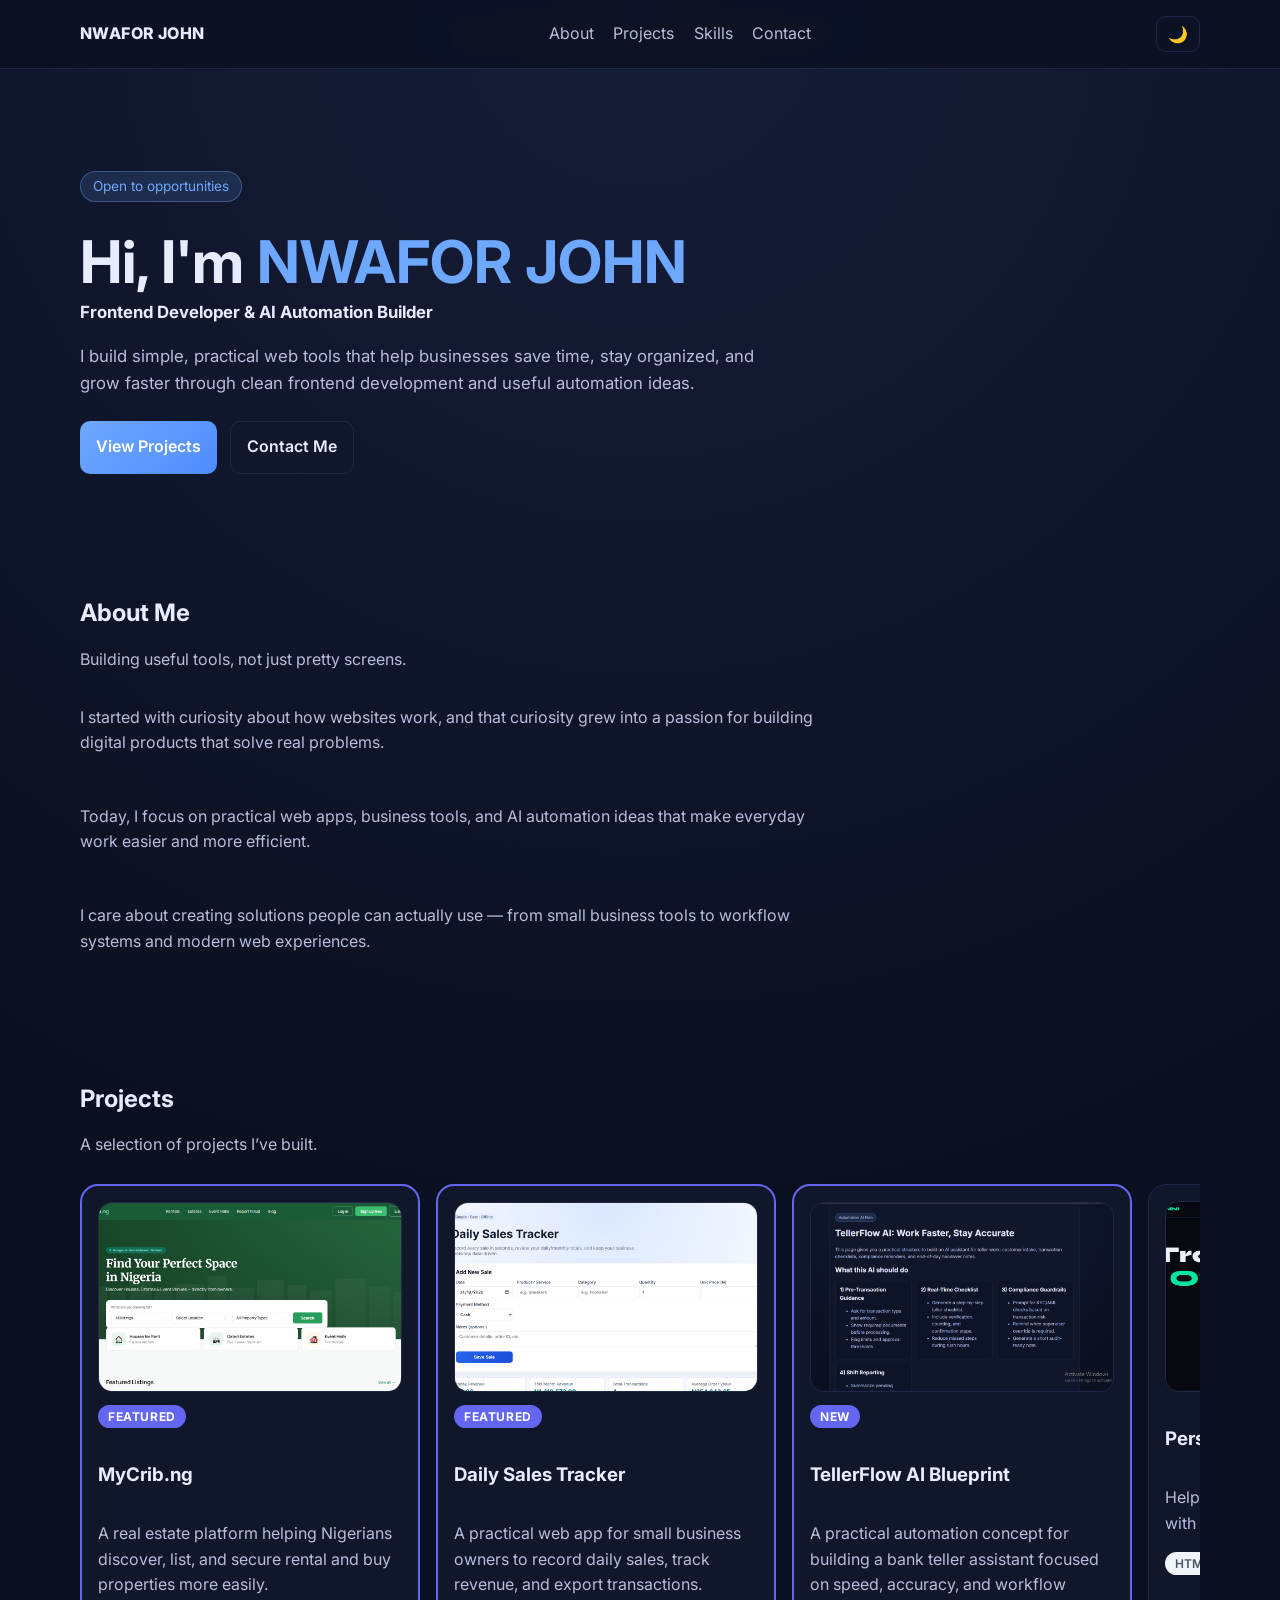
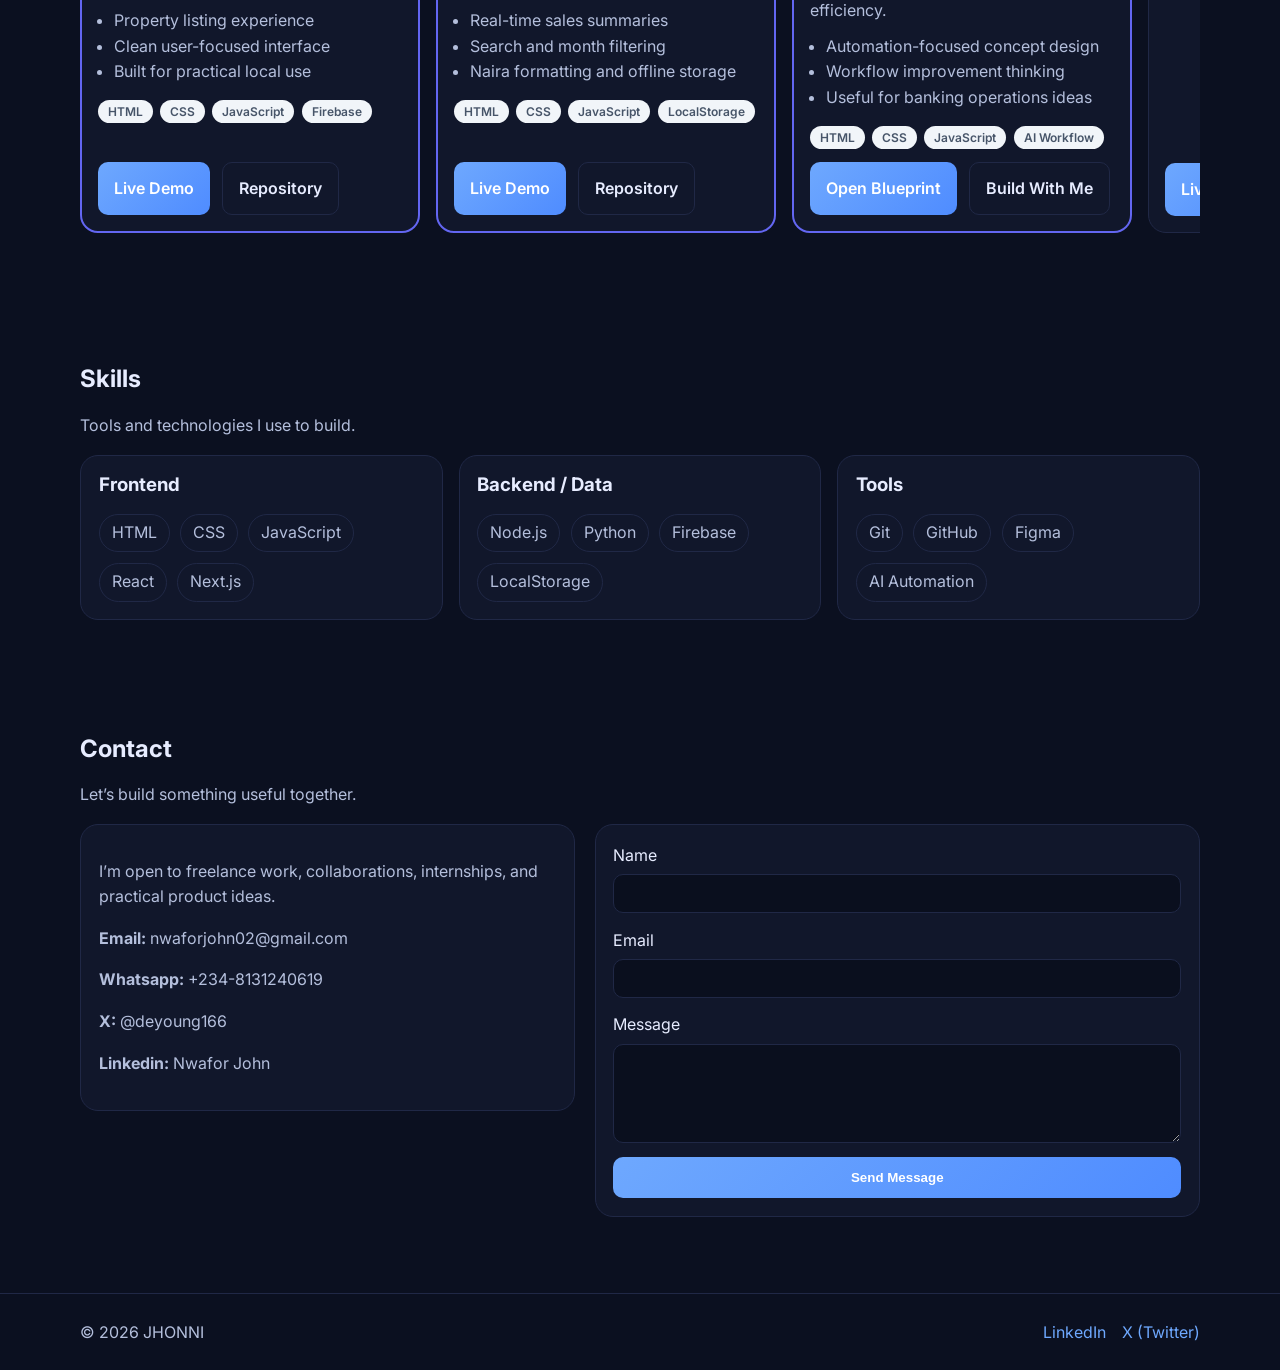
<file: index.html>
<!doctype html>
<html lang="en">
  <head>
    <meta charset="UTF-8" />
    <meta name="viewport" content="width=device-width, initial-scale=1.0" />
    <title>NWAFOR JOHN </title>
    <meta
      name="description"
      content="Portfolio of Jhonni — frontend developer and AI automation builder creating practical web tools and digital solutions."
    />
    <link rel="preconnect" href="https://fonts.googleapis.com" />
    <link rel="preconnect" href="https://fonts.gstatic.com" crossorigin />
    <link
      href="https://fonts.googleapis.com/css2?family=Inter:wght@400;600;700;800&display=swap"
      rel="stylesheet"
    />
    <link rel="stylesheet" href="styles.css" />
  </head>

  <body>
    <header class="site-header">
      <nav class="container nav">
        <a href="#" class="brand">NWAFOR JOHN</a>

        <ul class="nav-links">
          <li><a href="#about">About</a></li>
          <li><a href="#projects">Projects</a></li>
          <li><a href="#skills">Skills</a></li>
          <li><a href="#contact">Contact</a></li>
        </ul>

        <div class="nav-actions">
          <button id="theme-toggle" class="theme-toggle" aria-label="Toggle dark and light mode">
            🌙
          </button>
          <button class="menu-btn" aria-label="Toggle menu" aria-expanded="false">☰</button>
        </div>
      </nav>
    </header>

    <main>
      <section class="hero container reveal">
        <p class="badge">Open to opportunities</p>
        <h1>Hi, I'm <span>NWAFOR JOHN</span></h1>
        <p class="hero-subtitle">Frontend Developer &amp; AI Automation Builder</p>
        <p class="hero-copy">
          I build simple, practical web tools that help businesses save time,
          stay organized, and grow faster through clean frontend development and
          useful automation ideas.
        </p>

        <div class="hero-actions">
          <a class="btn btn-primary" href="#projects">View Projects</a>
          <a class="btn btn-secondary" href="#contact">Contact Me</a>
        </div>
      </section>

      <section id="about" class="section container reveal">
        <div class="section-head">
          <h2>About Me</h2>
          <p>Building useful tools, not just pretty screens.</p>
        </div>

        <div class="about-copy">
          <p>
            I started with curiosity about how websites work, and that curiosity
            grew into a passion for building digital products that solve real problems.
          </p>
          <p>
            Today, I focus on practical web apps, business tools, and AI automation
            ideas that make everyday work easier and more efficient.
          </p>
          <p>
            I care about creating solutions people can actually use — from small
            business tools to workflow systems and modern web experiences.
          </p>
        </div>
      </section>

      <section id="projects" class="section container reveal">
        <div class="section-head">
          <h2>Projects</h2>
          <p>A selection of projects I’ve built.</p>
        </div>

        <div id="project-grid" class="project-grid">
          <article class="project-card featured reveal">
            <img
              src="images/mycrib_preview.png"
              alt="MyCrib.ng preview"
              class="project-image"
            />

            <span class="project-tag">Featured</span>
            <h3>MyCrib.ng</h3>

            <div class="project-copy">
              <p>
                A real estate platform helping Nigerians discover, list, and secure
                rental and buy properties more easily.
              </p>
              <ul class="project-highlights">
                <li>Property listing experience</li>
                <li>Clean user-focused interface</li>
                <li>Built for practical local use</li>
              </ul>
            </div>

            <div class="tech-stack">
              <span>HTML</span>
              <span>CSS</span>
              <span>JavaScript</span>
              <span>Firebase</span>
            </div>

            <div class="card-actions">
              <a
                href="https://mycrib-ng.web.app/"
                class="btn btn-primary"
                target="_blank"
                rel="noopener noreferrer"
              >Live Demo</a>
              <a href="#" class="btn btn-secondary">Repository</a>
            </div>
          </article>

          <article class="project-card featured reveal">
            <img
              src="images/dailysale-tracker-preview.png"
              alt="Daily Sales Tracker preview"
              class="project-image"
            />

            <span class="project-tag">Featured</span>
            <h3>Daily Sales Tracker</h3>

            <div class="project-copy">
              <p>
                A practical web app for small business owners to record daily sales,
                track revenue, and export transactions.
              </p>
              <ul class="project-highlights">
                <li>Real-time sales summaries</li>
                <li>Search and month filtering</li>
                <li>Naira formatting and offline storage</li>
              </ul>
            </div>

            <div class="tech-stack">
              <span>HTML</span>
              <span>CSS</span>
              <span>JavaScript</span>
              <span>LocalStorage</span>
            </div>

            <div class="card-actions">
              <a
                href="https://johnny2275.github.io/SALES-TRACKER/"
                class="btn btn-primary"
                target="_blank"
                rel="noopener noreferrer"
              >Live Demo</a>
              <a href="#" class="btn btn-secondary">Repository</a>
            </div>
          </article>

          <article class="project-card featured reveal">
            <img
              src="images/Autoteller-preview.png"
              alt="TellerFlow AI Blueprint preview"
              class="project-image"
            />

            <span class="project-tag">New</span>
            <h3>TellerFlow AI Blueprint</h3>

            <div class="project-copy">
              <p>
                A practical automation concept for building a bank teller assistant
                focused on speed, accuracy, and workflow efficiency.
              </p>
              <ul class="project-highlights">
                <li>Automation-focused concept design</li>
                <li>Workflow improvement thinking</li>
                <li>Useful for banking operations ideas</li>
              </ul>
            </div>

            <div class="tech-stack">
              <span>HTML</span>
              <span>CSS</span>
              <span>JavaScript</span>
              <span>AI Workflow</span>
            </div>

            <div class="card-actions">
              <a href="teller-automation.html" class="btn btn-primary">Open Blueprint</a>
              <a href="#contact" class="btn btn-secondary">Build With Me</a>
            </div>
          </article>

          <article class="project-card reveal">
            <img
              src="images/finnace-tracker-preview.png"
              alt="Personal Finance Tracker preview"
              class="project-image"
            />

            <h3>Personal Finance Tracker</h3>

            <div class="project-copy">
              <p>Helping users understand money habits with clearer tracking and insights.</p>
            </div>

            <div class="tech-stack">
              <span>HTML</span>
              <span>CSS</span>
              <span>JavaScript</span>
            </div>

            <div class="card-actions">
              <a href="finance-tracker.html" class="btn btn-primary">Live Demo</a>
              <a href="#" class="btn btn-secondary">Repository</a>
            </div>
          </article>

          <article class="project-card reveal">
            <img
              src="images/task-manager-preview.png"
              alt="Task Management App preview"
              class="project-image"
            />

            <h3>Task Management App</h3>

            <div class="project-copy">
              <p>A simple Kanban-style workflow tool to make productivity easier to manage.</p>
            </div>

            <div class="tech-stack">
              <span>HTML</span>
              <span>CSS</span>
              <span>JavaScript</span>
            </div>

            <div class="card-actions">
              <a href="task-manager.html" class="btn btn-primary">Live Demo</a>
              <a href="#" class="btn btn-secondary">Repository</a>
            </div>
          </article>

          <article class="project-card reveal">
            <img
              src="images/weather-dashboard-preview.png"
              alt="Weather Dashboard preview"
              class="project-image"
            />

            <h3>Weather Dashboard</h3>

            <div class="project-copy">
              <p>A weather app designed to turn forecast data into useful daily decisions.</p>
            </div>

            <div class="tech-stack">
              <span>HTML</span>
              <span>CSS</span>
              <span>JavaScript</span>
            </div>

            <div class="card-actions">
              <a href="weather-dashboard.html" class="btn btn-primary">Live Demo</a>
              <a href="#" class="btn btn-secondary">Repository</a>
            </div>
          </article>
        </div>
      </section>

      <section id="skills" class="section container reveal">
        <div class="section-head">
          <h2>Skills</h2>
          <p>Tools and technologies I use to build.</p>
        </div>

        <div class="skills-columns">
          <div class="skill-block">
            <h3>Frontend</h3>
            <ul class="skills-list">
              <li>HTML</li>
              <li>CSS</li>
              <li>JavaScript</li>
              <li>React</li>
              <li>Next.js</li>
            </ul>
          </div>

          <div class="skill-block">
            <h3>Backend / Data</h3>
            <ul class="skills-list">
              <li>Node.js</li>
              <li>Python</li>
              <li>Firebase</li>
              <li>LocalStorage</li>
            </ul>
          </div>

          <div class="skill-block">
            <h3>Tools</h3>
            <ul class="skills-list">
              <li>Git</li>
              <li>GitHub</li>
              <li>Figma</li>
              <li>AI Automation</li>
            </ul>
          </div>
        </div>
      </section>

      <section id="contact" class="section container reveal">
        <div class="section-head">
          <h2>Contact</h2>
          <p>Let’s build something useful together.</p>
        </div>

        <div class="contact-layout">
          <div class="contact-info">
            <p>
              I’m open to freelance work, collaborations, internships, and practical
              product ideas.
            </p>
            <p><strong>Email:</strong> nwaforjohn02@gmail.com</p>
            <p><strong>Whatsapp:</strong> +234-8131240619</p>
            <p><strong>X:</strong> @deyoung166</p>
            <p><strong>Linkedin:</strong> Nwafor John</p>
          </div>

          <form class="contact-form" action="https://formspree.io/f/xojpylja" method="POST">
            <label>
              Name
              <input type="text" name="name" required />
            </label>
            <label>
              Email
              <input type="email" name="email" required />
            </label>
            <label>
              Message
              <textarea name="message" rows="5" required></textarea>
            </label>
            <button class="btn btn-primary" type="submit">Send Message</button>
          </form>
        </div>
      </section>
    </main>

    <footer class="site-footer">
      <div class="container footer-content">
        <p>© <span id="year"></span> JHONNI</p>
        <div class="footer-links">
          <a
            href="https://linkedin.com/in/john-nwafor-359a31131"
            target="_blank"
            rel="noopener noreferrer"
          >LinkedIn</a>
          <a
            href="https://x.com/deyoung166"
            target="_blank"
            rel="noopener noreferrer"
          >X (Twitter)</a>
        </div>
      </div>
    </footer>

    <script src="script.js"></script>
  </body>
</html>
</file>
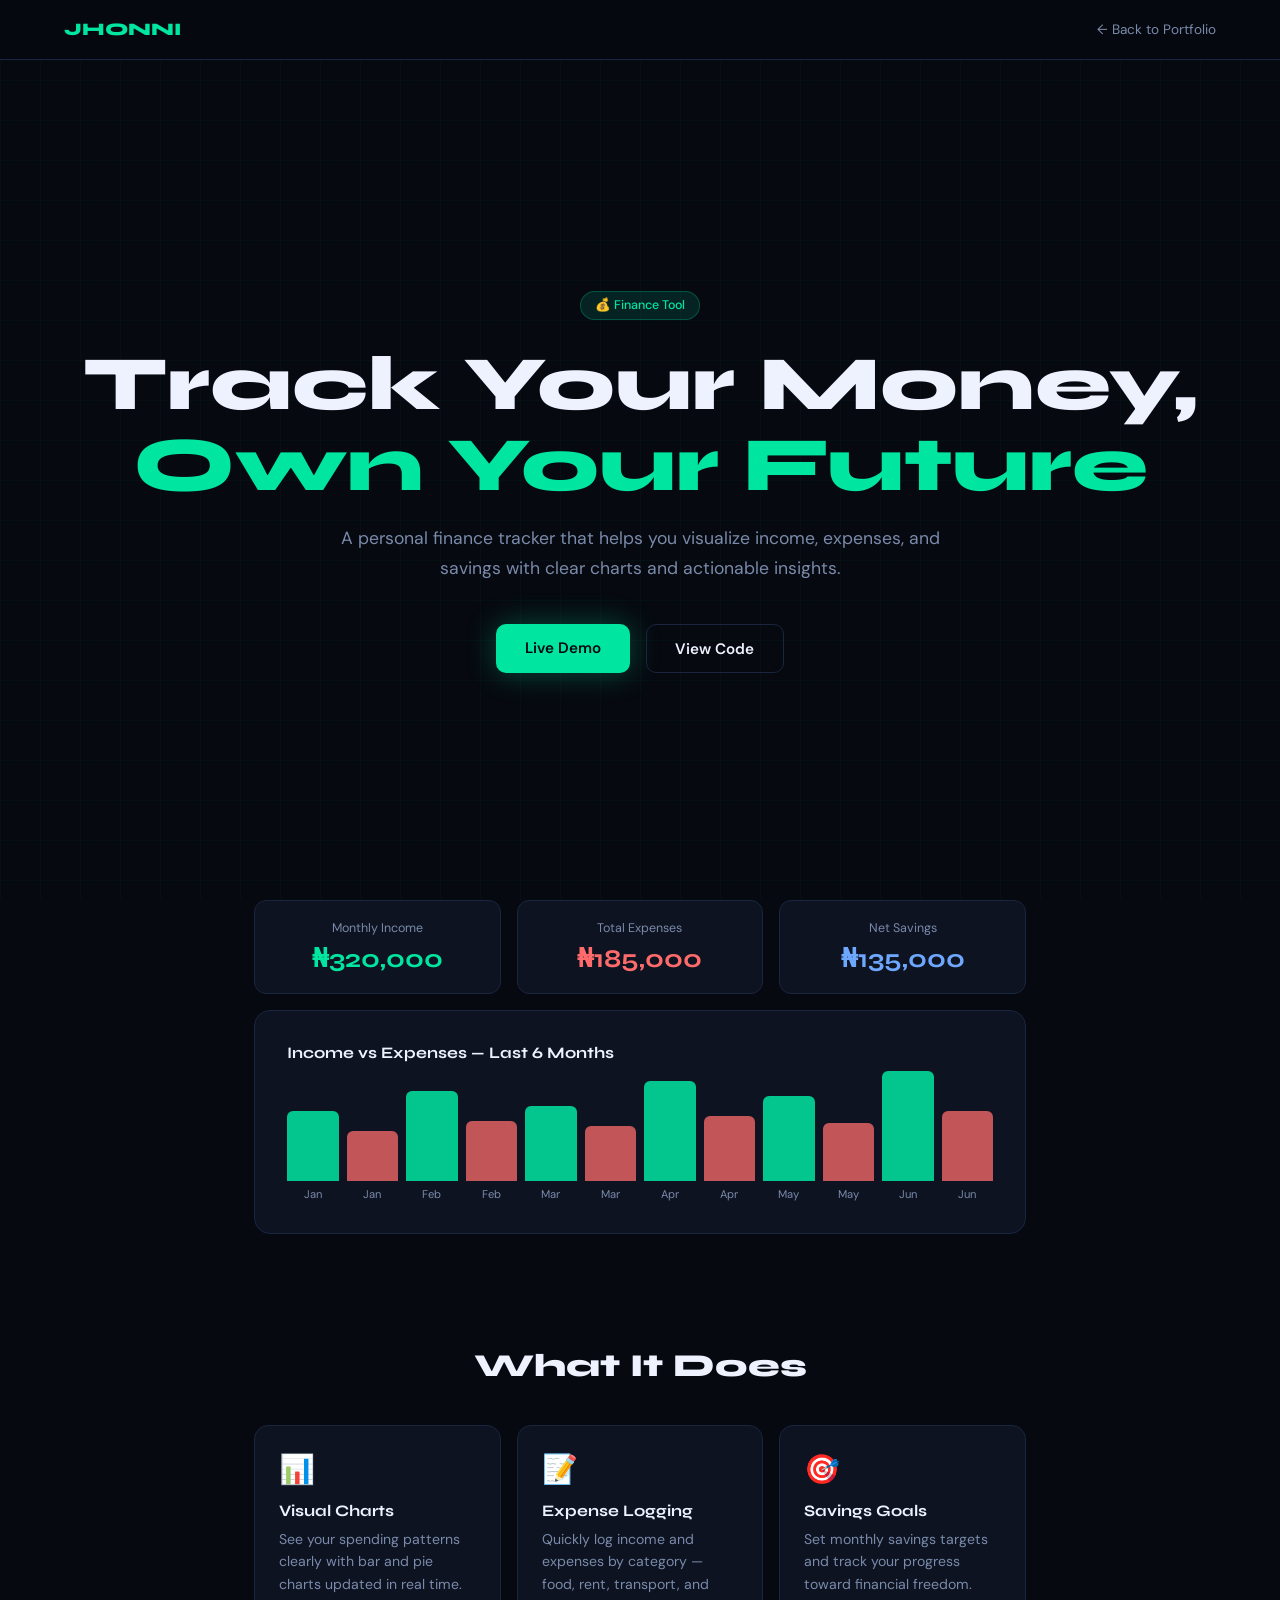
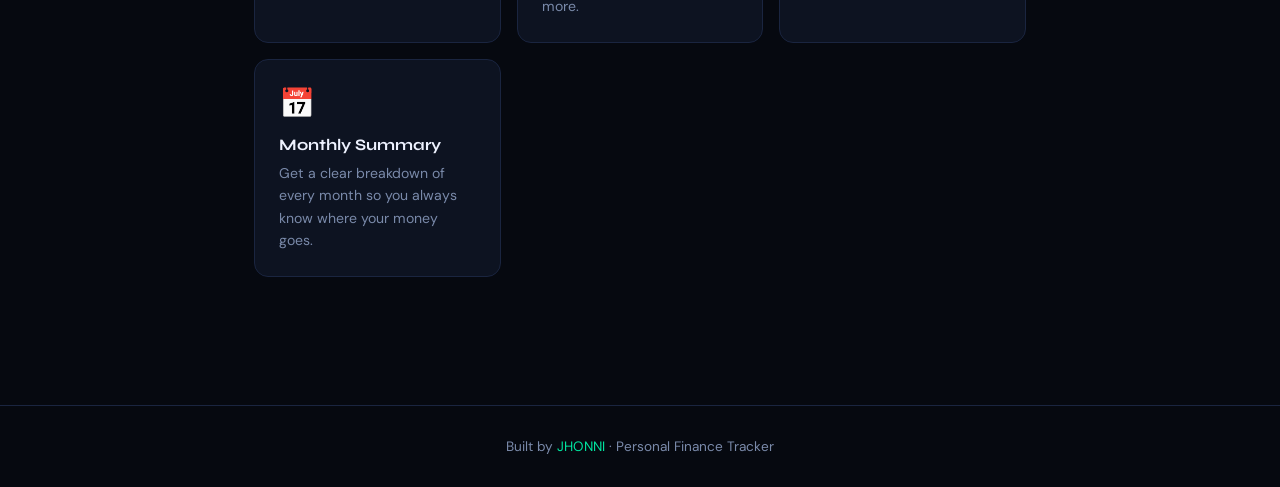
<file: finance-tracker.html>
<!doctype html>
<html lang="en">
<head>
  <meta charset="UTF-8" />
  <meta name="viewport" content="width=device-width, initial-scale=1.0" />
  <title>Personal Finance Tracker</title>
  <link href="https://fonts.googleapis.com/css2?family=Syne:wght@400;600;700;800&family=DM+Sans:wght@300;400;500&display=swap" rel="stylesheet" />
  <style>
    :root {
      --bg: #060910;
      --panel: #0d1321;
      --green: #00e5a0;
      --green-dim: rgba(0,229,160,0.12);
      --text: #eef2ff;
      --muted: #7a8aaa;
      --border: #1a2540;
    }
    * { box-sizing: border-box; margin: 0; padding: 0; }
    body {
      font-family: 'DM Sans', sans-serif;
      background: var(--bg);
      color: var(--text);
      min-height: 100vh;
      overflow-x: hidden;
    }

    /* Background grid */
    body::before {
      content: '';
      position: fixed;
      inset: 0;
      background-image:
        linear-gradient(rgba(0,229,160,0.03) 1px, transparent 1px),
        linear-gradient(90deg, rgba(0,229,160,0.03) 1px, transparent 1px);
      background-size: 40px 40px;
      pointer-events: none;
      z-index: 0;
    }

    nav {
      position: fixed;
      top: 0; left: 0; right: 0;
      z-index: 100;
      display: flex;
      justify-content: space-between;
      align-items: center;
      padding: 1.2rem 5%;
      background: rgba(6,9,16,0.8);
      backdrop-filter: blur(12px);
      border-bottom: 1px solid var(--border);
    }
    .nav-brand {
      font-family: 'Syne', sans-serif;
      font-weight: 800;
      font-size: 1.1rem;
      color: var(--green);
      text-decoration: none;
    }
    .nav-back {
      font-size: 0.85rem;
      color: var(--muted);
      text-decoration: none;
      display: flex;
      align-items: center;
      gap: 0.4rem;
      transition: color 0.2s;
    }
    .nav-back:hover { color: var(--text); }

    .hero {
      position: relative;
      z-index: 1;
      min-height: 100vh;
      display: flex;
      flex-direction: column;
      justify-content: center;
      align-items: center;
      text-align: center;
      padding: 8rem 5% 4rem;
    }

    .tag {
      display: inline-flex;
      align-items: center;
      gap: 0.4rem;
      background: var(--green-dim);
      border: 1px solid rgba(0,229,160,0.25);
      color: var(--green);
      font-size: 0.78rem;
      font-weight: 500;
      padding: 0.35rem 0.9rem;
      border-radius: 999px;
      margin-bottom: 1.5rem;
      animation: fadeUp 0.6s ease both;
    }

    h1 {
      font-family: 'Syne', sans-serif;
      font-size: clamp(2.8rem, 6vw, 5rem);
      font-weight: 800;
      line-height: 1.05;
      margin-bottom: 1.2rem;
      animation: fadeUp 0.6s 0.1s ease both;
    }
    h1 span { color: var(--green); }

    .hero-desc {
      max-width: 52ch;
      color: var(--muted);
      font-size: 1.1rem;
      line-height: 1.7;
      margin-bottom: 2.5rem;
      animation: fadeUp 0.6s 0.2s ease both;
    }

    .hero-actions {
      display: flex;
      gap: 1rem;
      flex-wrap: wrap;
      justify-content: center;
      animation: fadeUp 0.6s 0.3s ease both;
    }

    .btn {
      text-decoration: none;
      padding: 0.85rem 1.8rem;
      border-radius: 10px;
      font-weight: 600;
      font-size: 0.95rem;
      cursor: pointer;
      border: none;
      transition: transform 0.2s, box-shadow 0.2s;
    }
    .btn:hover { transform: translateY(-2px); }
    .btn-primary {
      background: var(--green);
      color: #060910;
      box-shadow: 0 0 30px rgba(0,229,160,0.3);
    }
    .btn-primary:hover { box-shadow: 0 0 40px rgba(0,229,160,0.5); }
    .btn-ghost {
      background: transparent;
      color: var(--text);
      border: 1px solid var(--border);
    }

    /* Mock dashboard */
    .mock-dashboard {
      position: relative;
      z-index: 1;
      width: 100%;
      max-width: 900px;
      margin: 0 auto;
      padding: 0 5% 6rem;
      animation: fadeUp 0.8s 0.4s ease both;
    }

    .dashboard-card {
      background: var(--panel);
      border: 1px solid var(--border);
      border-radius: 16px;
      padding: 2rem;
      margin-bottom: 1rem;
    }

    .stats-row {
      display: grid;
      grid-template-columns: repeat(3, 1fr);
      gap: 1rem;
      margin-bottom: 1rem;
    }

    .stat-card {
      background: var(--panel);
      border: 1px solid var(--border);
      border-radius: 12px;
      padding: 1.2rem;
      text-align: center;
    }
    .stat-label { font-size: 0.78rem; color: var(--muted); margin-bottom: 0.4rem; }
    .stat-value { font-family: 'Syne', sans-serif; font-size: 1.6rem; font-weight: 700; }
    .stat-value.green { color: var(--green); }
    .stat-value.red { color: #ff6b6b; }
    .stat-value.blue { color: #6ea8fe; }

    .chart-label {
      font-family: 'Syne', sans-serif;
      font-weight: 700;
      font-size: 1rem;
      margin-bottom: 1.2rem;
    }

    .bars {
      display: flex;
      align-items: flex-end;
      gap: 0.5rem;
      height: 120px;
    }
    .bar-wrap { flex: 1; display: flex; flex-direction: column; align-items: center; gap: 0.4rem; }
    .bar {
      width: 100%;
      border-radius: 6px 6px 0 0;
      transition: opacity 0.2s;
    }
    .bar.income { background: var(--green); opacity: 0.85; }
    .bar.expense { background: #ff6b6b; opacity: 0.75; }
    .bar-month { font-size: 0.7rem; color: var(--muted); }

    /* Features */
    .features {
      position: relative;
      z-index: 1;
      max-width: 900px;
      margin: 0 auto;
      padding: 0 5% 8rem;
    }
    .features h2 {
      font-family: 'Syne', sans-serif;
      font-size: 2rem;
      font-weight: 800;
      text-align: center;
      margin-bottom: 2.5rem;
    }
    .features-grid {
      display: grid;
      grid-template-columns: repeat(auto-fit, minmax(220px, 1fr));
      gap: 1rem;
    }
    .feature-card {
      background: var(--panel);
      border: 1px solid var(--border);
      border-radius: 14px;
      padding: 1.5rem;
      transition: border-color 0.2s, transform 0.2s;
    }
    .feature-card:hover { border-color: rgba(0,229,160,0.4); transform: translateY(-3px); }
    .feature-icon { font-size: 1.8rem; margin-bottom: 0.8rem; }
    .feature-title { font-family: 'Syne', sans-serif; font-weight: 700; margin-bottom: 0.5rem; }
    .feature-desc { font-size: 0.88rem; color: var(--muted); line-height: 1.6; }

    footer {
      position: relative;
      z-index: 1;
      text-align: center;
      padding: 2rem;
      border-top: 1px solid var(--border);
      color: var(--muted);
      font-size: 0.85rem;
    }
    footer a { color: var(--green); text-decoration: none; }

    @keyframes fadeUp {
      from { opacity: 0; transform: translateY(20px); }
      to { opacity: 1; transform: translateY(0); }
    }

    @media (max-width: 600px) {
      .stats-row { grid-template-columns: 1fr; }
    }
  </style>
</head>
<body>
  <nav>
    <a href="index.html" class="nav-brand">JHONNI</a>
    <a href="index.html#projects" class="nav-back">← Back to Portfolio</a>
  </nav>

  <section class="hero">
    <span class="tag">💰 Finance Tool</span>
    <h1>Track Your Money,<br /><span>Own Your Future</span></h1>
    <p class="hero-desc">A personal finance tracker that helps you visualize income, expenses, and savings with clear charts and actionable insights.</p>
    <div class="hero-actions">
      <a href="#" class="btn btn-primary">Live Demo</a>
      <a href="#" class="btn btn-ghost">View Code</a>
    </div>
  </section>

  <div class="mock-dashboard">
    <div class="stats-row">
      <div class="stat-card">
        <div class="stat-label">Monthly Income</div>
        <div class="stat-value green">₦320,000</div>
      </div>
      <div class="stat-card">
        <div class="stat-label">Total Expenses</div>
        <div class="stat-value red">₦185,000</div>
      </div>
      <div class="stat-card">
        <div class="stat-label">Net Savings</div>
        <div class="stat-value blue">₦135,000</div>
      </div>
    </div>
    <div class="dashboard-card">
      <div class="chart-label">Income vs Expenses — Last 6 Months</div>
      <div class="bars">
        <div class="bar-wrap"><div class="bar income" style="height:70px"></div><div class="bar-month">Jan</div></div>
        <div class="bar-wrap"><div class="bar expense" style="height:50px"></div><div class="bar-month">Jan</div></div>
        <div class="bar-wrap"><div class="bar income" style="height:90px"></div><div class="bar-month">Feb</div></div>
        <div class="bar-wrap"><div class="bar expense" style="height:60px"></div><div class="bar-month">Feb</div></div>
        <div class="bar-wrap"><div class="bar income" style="height:75px"></div><div class="bar-month">Mar</div></div>
        <div class="bar-wrap"><div class="bar expense" style="height:55px"></div><div class="bar-month">Mar</div></div>
        <div class="bar-wrap"><div class="bar income" style="height:100px"></div><div class="bar-month">Apr</div></div>
        <div class="bar-wrap"><div class="bar expense" style="height:65px"></div><div class="bar-month">Apr</div></div>
        <div class="bar-wrap"><div class="bar income" style="height:85px"></div><div class="bar-month">May</div></div>
        <div class="bar-wrap"><div class="bar expense" style="height:58px"></div><div class="bar-month">May</div></div>
        <div class="bar-wrap"><div class="bar income" style="height:110px"></div><div class="bar-month">Jun</div></div>
        <div class="bar-wrap"><div class="bar expense" style="height:70px"></div><div class="bar-month">Jun</div></div>
      </div>
    </div>
  </div>

  <section class="features">
    <h2>What It Does</h2>
    <div class="features-grid">
      <div class="feature-card">
        <div class="feature-icon">📊</div>
        <div class="feature-title">Visual Charts</div>
        <div class="feature-desc">See your spending patterns clearly with bar and pie charts updated in real time.</div>
      </div>
      <div class="feature-card">
        <div class="feature-icon">📝</div>
        <div class="feature-title">Expense Logging</div>
        <div class="feature-desc">Quickly log income and expenses by category — food, rent, transport, and more.</div>
      </div>
      <div class="feature-card">
        <div class="feature-icon">🎯</div>
        <div class="feature-title">Savings Goals</div>
        <div class="feature-desc">Set monthly savings targets and track your progress toward financial freedom.</div>
      </div>
      <div class="feature-card">
        <div class="feature-icon">📅</div>
        <div class="feature-title">Monthly Summary</div>
        <div class="feature-desc">Get a clear breakdown of every month so you always know where your money goes.</div>
      </div>
    </div>
  </section>

  <footer>
    <p>Built by <a href="index.html">JHONNI</a> · Personal Finance Tracker</p>
  </footer>
</body>
</html>
</file>
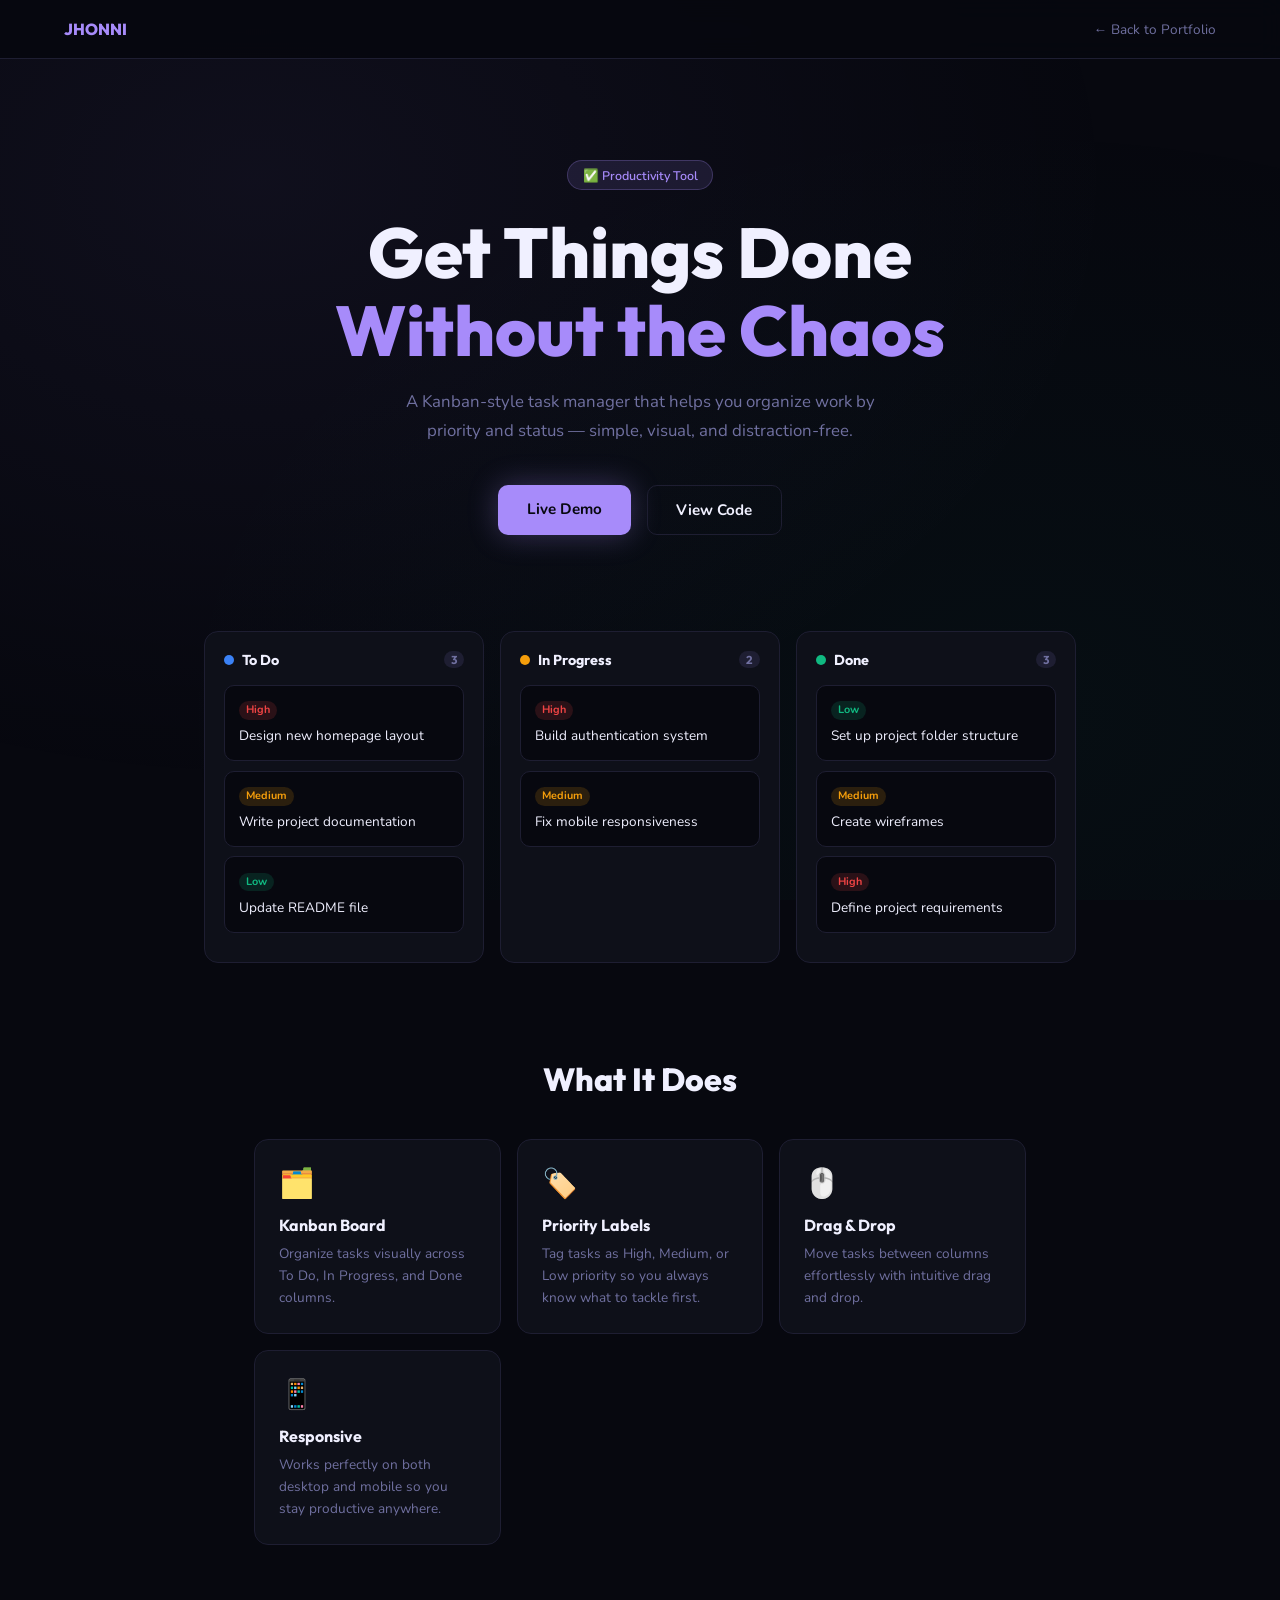
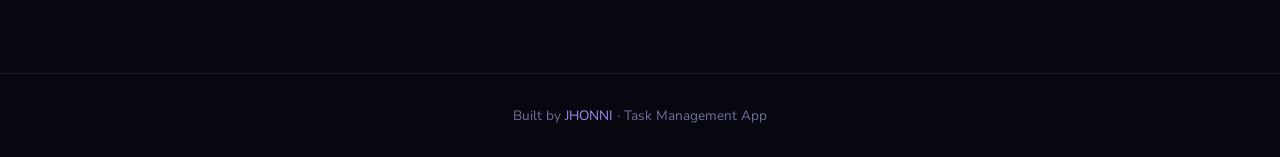
<file: task-manager.html>
<!doctype html>
<html lang="en">
<head>
  <meta charset="UTF-8" />
  <meta name="viewport" content="width=device-width, initial-scale=1.0" />
  <title>Task Management App</title>
  <link href="https://fonts.googleapis.com/css2?family=Outfit:wght@400;500;600;700;800&family=Nunito:wght@400;500;600&display=swap" rel="stylesheet" />
  <style>
    :root {
      --bg: #07080f;
      --panel: #0e1019;
      --purple: #a78bfa;
      --purple-dim: rgba(167,139,250,0.12);
      --text: #f0f0ff;
      --muted: #7070a0;
      --border: #1e1e32;
      --todo: #3b82f6;
      --doing: #f59e0b;
      --done: #10b981;
    }
    * { box-sizing: border-box; margin: 0; padding: 0; }
    body {
      font-family: 'Nunito', sans-serif;
      background: var(--bg);
      color: var(--text);
      min-height: 100vh;
      overflow-x: hidden;
    }
    body::before {
      content: '';
      position: fixed;
      inset: 0;
      background: radial-gradient(ellipse at 20% 20%, rgba(167,139,250,0.06) 0%, transparent 60%),
                  radial-gradient(ellipse at 80% 80%, rgba(16,185,129,0.04) 0%, transparent 60%);
      pointer-events: none;
      z-index: 0;
    }

    nav {
      position: fixed;
      top: 0; left: 0; right: 0;
      z-index: 100;
      display: flex;
      justify-content: space-between;
      align-items: center;
      padding: 1.2rem 5%;
      background: rgba(7,8,15,0.85);
      backdrop-filter: blur(12px);
      border-bottom: 1px solid var(--border);
    }
    .nav-brand {
      font-family: 'Outfit', sans-serif;
      font-weight: 800;
      color: var(--purple);
      text-decoration: none;
    }
    .nav-back {
      font-size: 0.85rem;
      color: var(--muted);
      text-decoration: none;
      transition: color 0.2s;
    }
    .nav-back:hover { color: var(--text); }

    .hero {
      position: relative;
      z-index: 1;
      text-align: center;
      padding: 10rem 5% 4rem;
    }
    .tag {
      display: inline-flex;
      align-items: center;
      gap: 0.4rem;
      background: var(--purple-dim);
      border: 1px solid rgba(167,139,250,0.25);
      color: var(--purple);
      font-size: 0.78rem;
      font-weight: 600;
      padding: 0.35rem 0.9rem;
      border-radius: 999px;
      margin-bottom: 1.5rem;
      animation: fadeUp 0.6s ease both;
    }
    h1 {
      font-family: 'Outfit', sans-serif;
      font-size: clamp(2.5rem, 5.5vw, 4.5rem);
      font-weight: 800;
      line-height: 1.1;
      margin-bottom: 1.2rem;
      animation: fadeUp 0.6s 0.1s ease both;
    }
    h1 span { color: var(--purple); }
    .hero-desc {
      max-width: 50ch;
      margin: 0 auto 2.5rem;
      color: var(--muted);
      font-size: 1.05rem;
      line-height: 1.7;
      animation: fadeUp 0.6s 0.2s ease both;
    }
    .hero-actions {
      display: flex;
      gap: 1rem;
      justify-content: center;
      flex-wrap: wrap;
      animation: fadeUp 0.6s 0.3s ease both;
    }
    .btn {
      text-decoration: none;
      padding: 0.85rem 1.8rem;
      border-radius: 10px;
      font-weight: 700;
      font-size: 0.95rem;
      cursor: pointer;
      border: none;
      transition: transform 0.2s, box-shadow 0.2s;
    }
    .btn:hover { transform: translateY(-2px); }
    .btn-primary {
      background: var(--purple);
      color: #07080f;
      box-shadow: 0 0 30px rgba(167,139,250,0.3);
    }
    .btn-primary:hover { box-shadow: 0 0 40px rgba(167,139,250,0.5); }
    .btn-ghost {
      background: transparent;
      color: var(--text);
      border: 1px solid var(--border);
    }

    /* Kanban Board */
    .kanban-section {
      position: relative;
      z-index: 1;
      max-width: 1000px;
      margin: 0 auto;
      padding: 2rem 5% 6rem;
      animation: fadeUp 0.8s 0.4s ease both;
    }
    .kanban-board {
      display: grid;
      grid-template-columns: repeat(3, 1fr);
      gap: 1rem;
    }
    .column {
      background: var(--panel);
      border: 1px solid var(--border);
      border-radius: 14px;
      padding: 1.2rem;
    }
    .col-header {
      display: flex;
      align-items: center;
      gap: 0.5rem;
      margin-bottom: 1rem;
      font-family: 'Outfit', sans-serif;
      font-weight: 700;
      font-size: 0.9rem;
    }
    .col-dot {
      width: 10px; height: 10px;
      border-radius: 50%;
    }
    .col-count {
      margin-left: auto;
      background: var(--border);
      color: var(--muted);
      font-size: 0.72rem;
      padding: 1px 7px;
      border-radius: 999px;
    }
    .task-card {
      background: var(--bg);
      border: 1px solid var(--border);
      border-radius: 10px;
      padding: 0.85rem;
      margin-bottom: 0.6rem;
      font-size: 0.85rem;
      line-height: 1.5;
      transition: border-color 0.2s;
    }
    .task-card:hover { border-color: rgba(167,139,250,0.3); }
    .task-priority {
      display: inline-block;
      font-size: 0.68rem;
      font-weight: 700;
      padding: 1px 7px;
      border-radius: 999px;
      margin-bottom: 0.4rem;
    }
    .high { background: rgba(239,68,68,0.15); color: #ef4444; }
    .medium { background: rgba(245,158,11,0.15); color: #f59e0b; }
    .low { background: rgba(16,185,129,0.15); color: #10b981; }

    /* Features */
    .features {
      position: relative;
      z-index: 1;
      max-width: 900px;
      margin: 0 auto;
      padding: 0 5% 8rem;
    }
    .features h2 {
      font-family: 'Outfit', sans-serif;
      font-size: 2rem;
      font-weight: 800;
      text-align: center;
      margin-bottom: 2.5rem;
    }
    .features-grid {
      display: grid;
      grid-template-columns: repeat(auto-fit, minmax(200px, 1fr));
      gap: 1rem;
    }
    .feature-card {
      background: var(--panel);
      border: 1px solid var(--border);
      border-radius: 14px;
      padding: 1.5rem;
      transition: border-color 0.2s, transform 0.2s;
    }
    .feature-card:hover { border-color: rgba(167,139,250,0.4); transform: translateY(-3px); }
    .feature-icon { font-size: 1.8rem; margin-bottom: 0.8rem; }
    .feature-title { font-family: 'Outfit', sans-serif; font-weight: 700; margin-bottom: 0.5rem; }
    .feature-desc { font-size: 0.85rem; color: var(--muted); line-height: 1.6; }

    footer {
      position: relative;
      z-index: 1;
      text-align: center;
      padding: 2rem;
      border-top: 1px solid var(--border);
      color: var(--muted);
      font-size: 0.85rem;
    }
    footer a { color: var(--purple); text-decoration: none; }

    @keyframes fadeUp {
      from { opacity: 0; transform: translateY(20px); }
      to { opacity: 1; transform: translateY(0); }
    }

    @media (max-width: 640px) {
      .kanban-board { grid-template-columns: 1fr; }
    }
  </style>
</head>
<body>
  <nav>
    <a href="index.html" class="nav-brand">JHONNI</a>
    <a href="index.html#projects" class="nav-back">← Back to Portfolio</a>
  </nav>

  <section class="hero">
    <span class="tag">✅ Productivity Tool</span>
    <h1>Get Things Done<br /><span>Without the Chaos</span></h1>
    <p class="hero-desc">A Kanban-style task manager that helps you organize work by priority and status — simple, visual, and distraction-free.</p>
    <div class="hero-actions">
      <a href="#" class="btn btn-primary">Live Demo</a>
      <a href="#" class="btn btn-ghost">View Code</a>
    </div>
  </section>

  <div class="kanban-section">
    <div class="kanban-board">
      <div class="column">
        <div class="col-header">
          <span class="col-dot" style="background:#3b82f6"></span>
          To Do
          <span class="col-count">3</span>
        </div>
        <div class="task-card">
          <span class="task-priority high">High</span>
          <div>Design new homepage layout</div>
        </div>
        <div class="task-card">
          <span class="task-priority medium">Medium</span>
          <div>Write project documentation</div>
        </div>
        <div class="task-card">
          <span class="task-priority low">Low</span>
          <div>Update README file</div>
        </div>
      </div>
      <div class="column">
        <div class="col-header">
          <span class="col-dot" style="background:#f59e0b"></span>
          In Progress
          <span class="col-count">2</span>
        </div>
        <div class="task-card">
          <span class="task-priority high">High</span>
          <div>Build authentication system</div>
        </div>
        <div class="task-card">
          <span class="task-priority medium">Medium</span>
          <div>Fix mobile responsiveness</div>
        </div>
      </div>
      <div class="column">
        <div class="col-header">
          <span class="col-dot" style="background:#10b981"></span>
          Done
          <span class="col-count">3</span>
        </div>
        <div class="task-card">
          <span class="task-priority low">Low</span>
          <div>Set up project folder structure</div>
        </div>
        <div class="task-card">
          <span class="task-priority medium">Medium</span>
          <div>Create wireframes</div>
        </div>
        <div class="task-card">
          <span class="task-priority high">High</span>
          <div>Define project requirements</div>
        </div>
      </div>
    </div>
  </div>

  <section class="features">
    <h2>What It Does</h2>
    <div class="features-grid">
      <div class="feature-card">
        <div class="feature-icon">🗂️</div>
        <div class="feature-title">Kanban Board</div>
        <div class="feature-desc">Organize tasks visually across To Do, In Progress, and Done columns.</div>
      </div>
      <div class="feature-card">
        <div class="feature-icon">🏷️</div>
        <div class="feature-title">Priority Labels</div>
        <div class="feature-desc">Tag tasks as High, Medium, or Low priority so you always know what to tackle first.</div>
      </div>
      <div class="feature-card">
        <div class="feature-icon">🖱️</div>
        <div class="feature-title">Drag & Drop</div>
        <div class="feature-desc">Move tasks between columns effortlessly with intuitive drag and drop.</div>
      </div>
      <div class="feature-card">
        <div class="feature-icon">📱</div>
        <div class="feature-title">Responsive</div>
        <div class="feature-desc">Works perfectly on both desktop and mobile so you stay productive anywhere.</div>
      </div>
    </div>
  </section>

  <footer>
    <p>Built by <a href="index.html">JHONNI</a> · Task Management App</p>
  </footer>
</body>
</html>
</file>
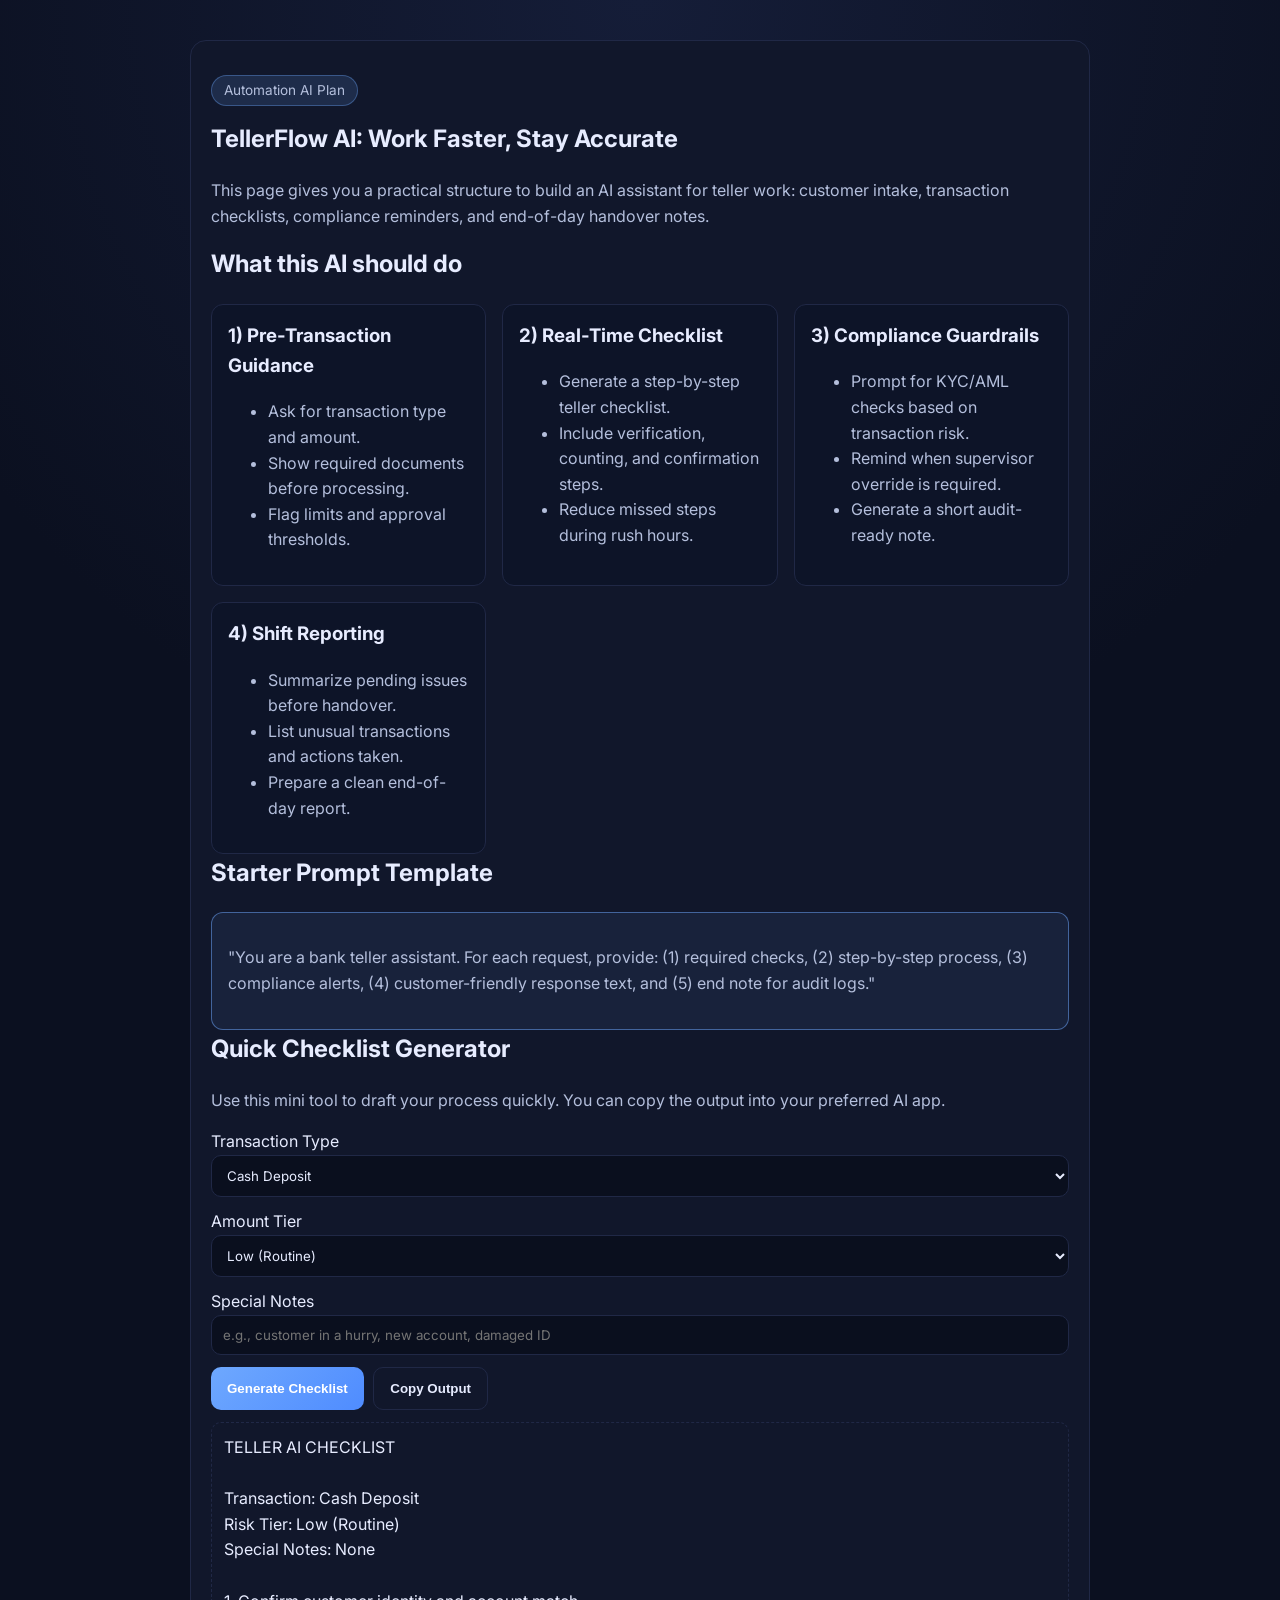
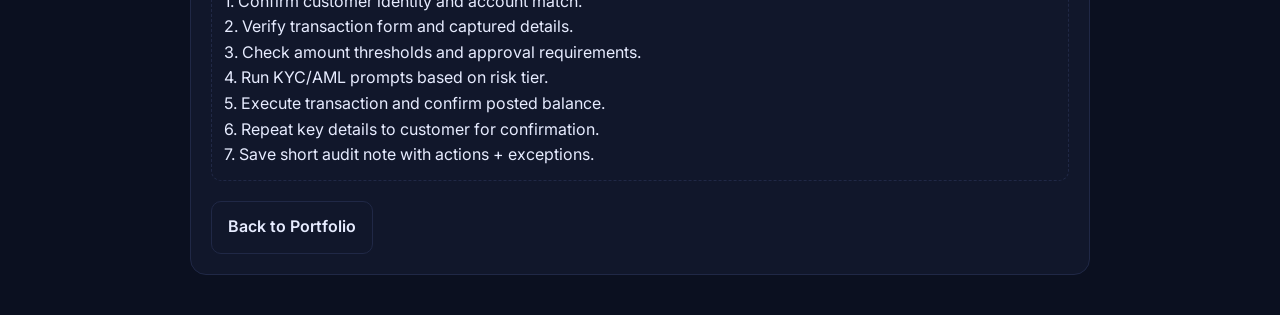
<file: teller-automation.html>
<!doctype html>
<html lang="en">
  <head>
    <meta charset="UTF-8" />
    <meta name="viewport" content="width=device-width, initial-scale=1.0" />
    <title>TellerFlow AI Blueprint</title>
    <meta
      name="description"
      content="A practical blueprint for building a teller automation AI assistant for speed, compliance, and customer service quality."
    />
    <link rel="preconnect" href="https://fonts.googleapis.com" />
    <link rel="preconnect" href="https://fonts.gstatic.com" crossorigin />
    <link
      href="https://fonts.googleapis.com/css2?family=Inter:wght@400;600;700;800&display=swap"
      rel="stylesheet"
    />
    <link rel="stylesheet" href="styles.css" />
    <style>
      .blueprint {
        max-width: 900px;
        margin: 2.5rem auto;
        background: var(--panel);
        border: 1px solid var(--border);
        border-radius: 16px;
        padding: 1.25rem;
      }
      .blueprint h1,
      .blueprint h2,
      .blueprint h3 {
        margin-top: 0;
      }
      .blueprint p,
      .blueprint li {
        color: var(--muted);
      }
      .grid {
        display: grid;
        gap: 1rem;
        grid-template-columns: repeat(auto-fit, minmax(230px, 1fr));
      }
      .panel {
        border: 1px solid var(--border);
        border-radius: 12px;
        padding: 1rem;
        background: #0d1428;
      }
      .prompt-box {
        border: 1px solid rgba(110, 168, 254, 0.5);
        border-radius: 12px;
        padding: 1rem;
        background: rgba(110, 168, 254, 0.08);
      }
      textarea,
      select,
      input {
        width: 100%;
        border: 1px solid var(--border);
        background: #0a0f1e;
        color: var(--text);
        border-radius: 10px;
        padding: 0.7rem;
        font-family: inherit;
      }
      .tool {
        display: grid;
        gap: 0.75rem;
        margin-top: 1rem;
      }
      .output {
        min-height: 110px;
        white-space: pre-wrap;
        border: 1px dashed var(--border);
        border-radius: 10px;
        padding: 0.75rem;
      }
      .actions {
        display: flex;
        gap: 0.6rem;
        flex-wrap: wrap;
      }
      .back {
        display: inline-block;
        margin: 1.25rem auto 0;
      }
    </style>
  </head>
  <body>
    <main class="container">
      <section class="blueprint">
        <p class="badge">Automation AI Plan</p>
        <h1>TellerFlow AI: Work Faster, Stay Accurate</h1>
        <p>
          This page gives you a practical structure to build an AI assistant for teller work: customer intake,
          transaction checklists, compliance reminders, and end-of-day handover notes.
        </p>

        <h2>What this AI should do</h2>
        <div class="grid">
          <article class="panel">
            <h3>1) Pre-Transaction Guidance</h3>
            <ul>
              <li>Ask for transaction type and amount.</li>
              <li>Show required documents before processing.</li>
              <li>Flag limits and approval thresholds.</li>
            </ul>
          </article>
          <article class="panel">
            <h3>2) Real-Time Checklist</h3>
            <ul>
              <li>Generate a step-by-step teller checklist.</li>
              <li>Include verification, counting, and confirmation steps.</li>
              <li>Reduce missed steps during rush hours.</li>
            </ul>
          </article>
          <article class="panel">
            <h3>3) Compliance Guardrails</h3>
            <ul>
              <li>Prompt for KYC/AML checks based on transaction risk.</li>
              <li>Remind when supervisor override is required.</li>
              <li>Generate a short audit-ready note.</li>
            </ul>
          </article>
          <article class="panel">
            <h3>4) Shift Reporting</h3>
            <ul>
              <li>Summarize pending issues before handover.</li>
              <li>List unusual transactions and actions taken.</li>
              <li>Prepare a clean end-of-day report.</li>
            </ul>
          </article>
        </div>

        <h2>Starter Prompt Template</h2>
        <div class="prompt-box">
          <p>
            "You are a bank teller assistant. For each request, provide: (1) required checks, (2) step-by-step
            process, (3) compliance alerts, (4) customer-friendly response text, and (5) end note for audit logs."
          </p>
        </div>

        <h2>Quick Checklist Generator</h2>
        <p>
          Use this mini tool to draft your process quickly. You can copy the output into your preferred AI app.
        </p>
        <div class="tool">
          <label>
            Transaction Type
            <select id="txnType">
              <option>Cash Deposit</option>
              <option>Cash Withdrawal</option>
              <option>Account Transfer</option>
              <option>Cheque Deposit</option>
              <option>Other</option>
            </select>
          </label>
          <label>
            Amount Tier
            <select id="tier">
              <option>Low (Routine)</option>
              <option>Medium (Review)</option>
              <option>High (Supervisor + Enhanced Checks)</option>
            </select>
          </label>
          <label>
            Special Notes
            <input id="notes" type="text" placeholder="e.g., customer in a hurry, new account, damaged ID" />
          </label>
          <div class="actions">
            <button class="btn btn-primary" id="buildBtn" type="button">Generate Checklist</button>
            <button class="btn btn-secondary" id="copyBtn" type="button">Copy Output</button>
          </div>
          <div class="output" id="result" aria-live="polite"></div>
        </div>

        <a class="btn btn-secondary back" href="index.html">Back to Portfolio</a>
      </section>
    </main>

    <script>
      const buildBtn = document.getElementById('buildBtn');
      const copyBtn = document.getElementById('copyBtn');
      const result = document.getElementById('result');

      function buildChecklist() {
        const type = document.getElementById('txnType').value;
        const tier = document.getElementById('tier').value;
        const notes = document.getElementById('notes').value.trim() || 'None';

        result.textContent = `TELLER AI CHECKLIST\n\nTransaction: ${type}\nRisk Tier: ${tier}\nSpecial Notes: ${notes}\n\n1. Confirm customer identity and account match.\n2. Verify transaction form and captured details.\n3. Check amount thresholds and approval requirements.\n4. Run KYC/AML prompts based on risk tier.\n5. Execute transaction and confirm posted balance.\n6. Repeat key details to customer for confirmation.\n7. Save short audit note with actions + exceptions.`;
      }

      buildBtn.addEventListener('click', buildChecklist);
      copyBtn.addEventListener('click', async () => {
        if (!result.textContent.trim()) {
          buildChecklist();
        }
        try {
          await navigator.clipboard.writeText(result.textContent);
          copyBtn.textContent = 'Copied!';
          setTimeout(() => {
            copyBtn.textContent = 'Copy Output';
          }, 1200);
        } catch {
          copyBtn.textContent = 'Copy failed';
        }
      });

      buildChecklist();
    </script>
  </body>
</html>
</file>
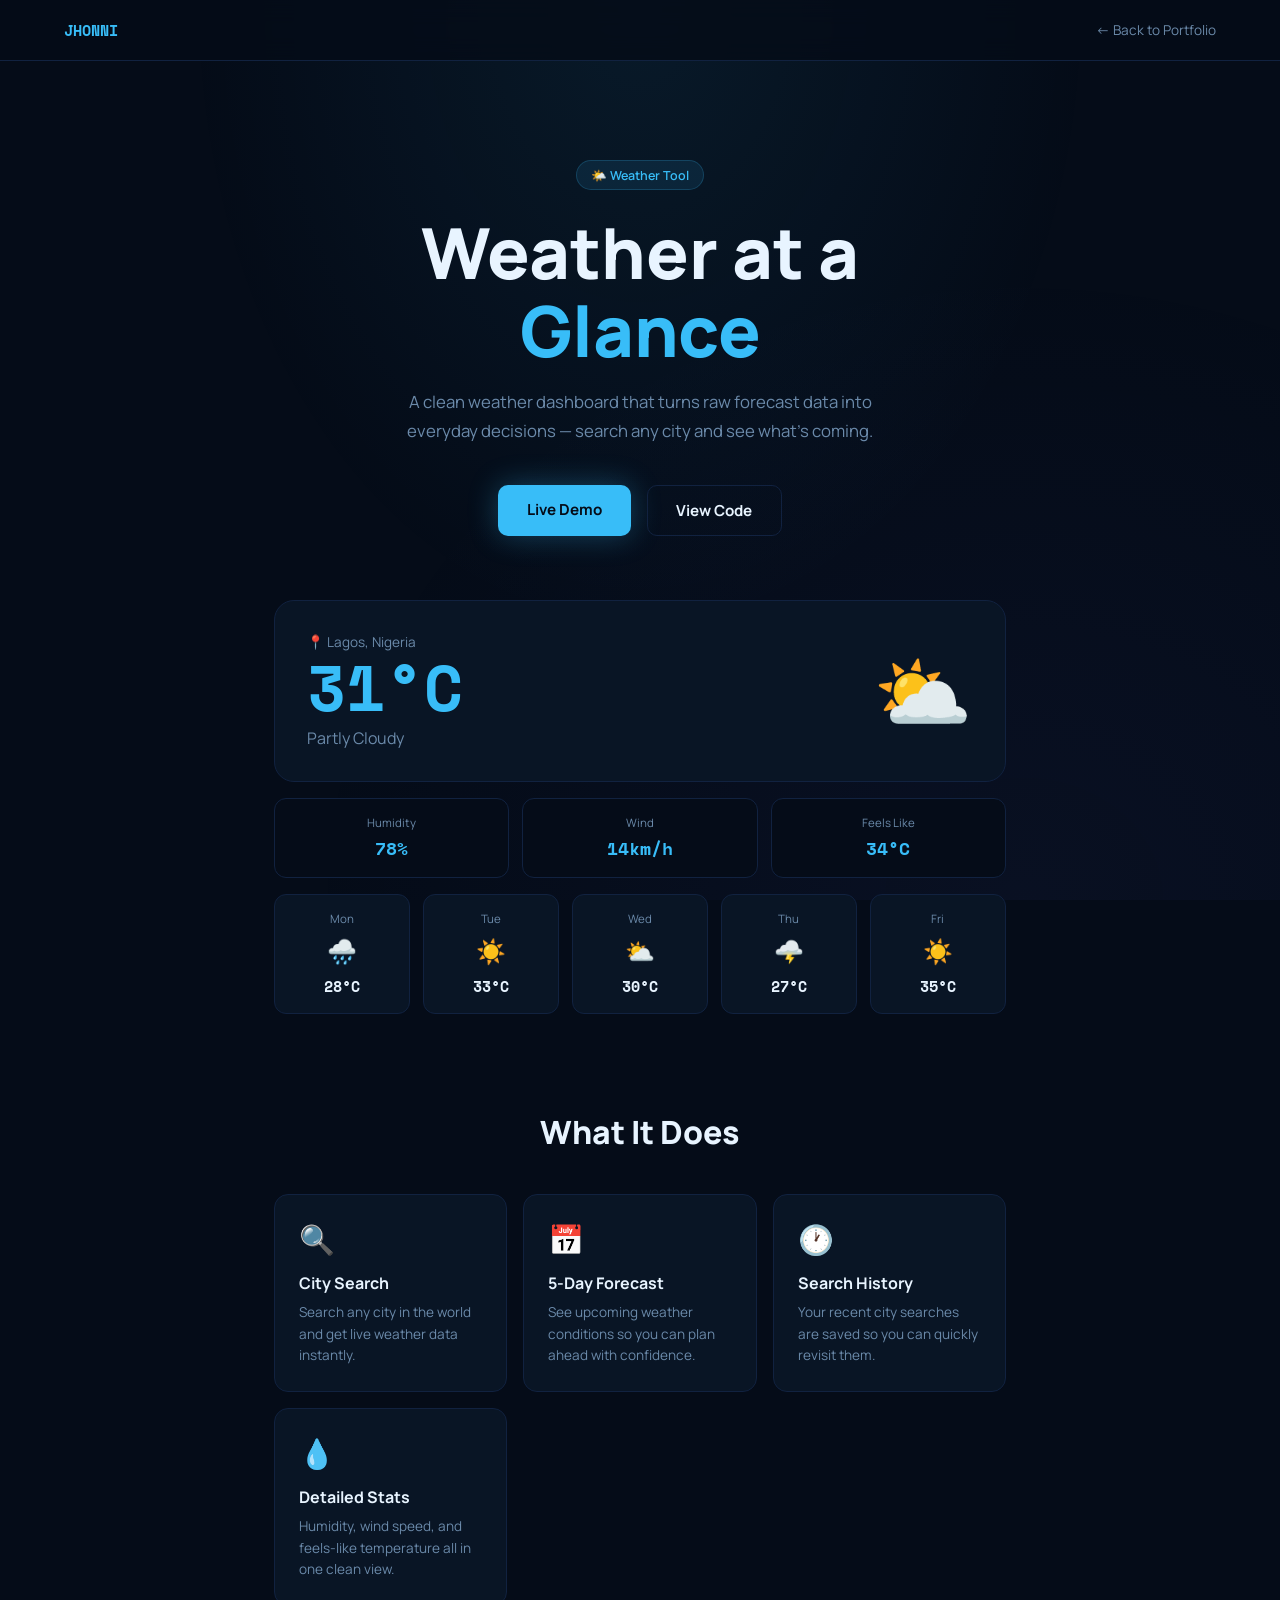
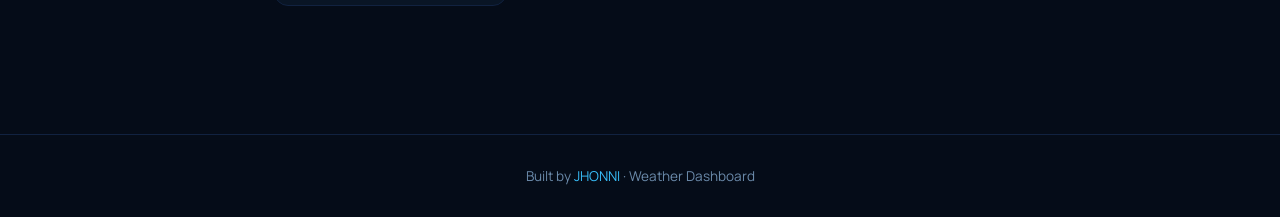
<file: weather-dashboard.html>
<!doctype html>
<html lang="en">
<head>
  <meta charset="UTF-8" />
  <meta name="viewport" content="width=device-width, initial-scale=1.0" />
  <title>Weather Dashboard</title>
  <link href="https://fonts.googleapis.com/css2?family=Space+Mono:wght@400;700&family=Manrope:wght@400;500;600;700;800&display=swap" rel="stylesheet" />
  <style>
    :root {
      --bg: #050c18;
      --panel: #091525;
      --blue: #38bdf8;
      --blue-dim: rgba(56,189,248,0.1);
      --text: #e8f4ff;
      --muted: #6b8aaa;
      --border: #112240;
    }
    * { box-sizing: border-box; margin: 0; padding: 0; }
    body {
      font-family: 'Manrope', sans-serif;
      background: var(--bg);
      color: var(--text);
      min-height: 100vh;
      overflow-x: hidden;
    }
    body::before {
      content: '';
      position: fixed;
      inset: 0;
      background:
        radial-gradient(ellipse at 50% 0%, rgba(56,189,248,0.08) 0%, transparent 50%),
        radial-gradient(ellipse at 80% 100%, rgba(99,102,241,0.05) 0%, transparent 50%);
      pointer-events: none;
      z-index: 0;
    }

    nav {
      position: fixed;
      top: 0; left: 0; right: 0;
      z-index: 100;
      display: flex;
      justify-content: space-between;
      align-items: center;
      padding: 1.2rem 5%;
      background: rgba(5,12,24,0.85);
      backdrop-filter: blur(12px);
      border-bottom: 1px solid var(--border);
    }
    .nav-brand {
      font-family: 'Space Mono', monospace;
      font-weight: 700;
      color: var(--blue);
      text-decoration: none;
      font-size: 0.95rem;
    }
    .nav-back {
      font-size: 0.85rem;
      color: var(--muted);
      text-decoration: none;
      transition: color 0.2s;
    }
    .nav-back:hover { color: var(--text); }

    .hero {
      position: relative;
      z-index: 1;
      text-align: center;
      padding: 10rem 5% 4rem;
    }
    .tag {
      display: inline-flex;
      align-items: center;
      gap: 0.4rem;
      background: var(--blue-dim);
      border: 1px solid rgba(56,189,248,0.2);
      color: var(--blue);
      font-size: 0.78rem;
      font-weight: 600;
      padding: 0.35rem 0.9rem;
      border-radius: 999px;
      margin-bottom: 1.5rem;
      animation: fadeUp 0.6s ease both;
    }
    h1 {
      font-family: 'Manrope', sans-serif;
      font-size: clamp(2.5rem, 5.5vw, 4.5rem);
      font-weight: 800;
      line-height: 1.1;
      margin-bottom: 1.2rem;
      animation: fadeUp 0.6s 0.1s ease both;
    }
    h1 span { color: var(--blue); }
    .hero-desc {
      max-width: 50ch;
      margin: 0 auto 2.5rem;
      color: var(--muted);
      font-size: 1.05rem;
      line-height: 1.7;
      animation: fadeUp 0.6s 0.2s ease both;
    }
    .hero-actions {
      display: flex;
      gap: 1rem;
      justify-content: center;
      flex-wrap: wrap;
      animation: fadeUp 0.6s 0.3s ease both;
    }
    .btn {
      text-decoration: none;
      padding: 0.85rem 1.8rem;
      border-radius: 10px;
      font-weight: 700;
      font-size: 0.95rem;
      cursor: pointer;
      border: none;
      transition: transform 0.2s, box-shadow 0.2s;
    }
    .btn:hover { transform: translateY(-2px); }
    .btn-primary {
      background: var(--blue);
      color: #050c18;
      box-shadow: 0 0 30px rgba(56,189,248,0.3);
    }
    .btn-primary:hover { box-shadow: 0 0 40px rgba(56,189,248,0.5); }
    .btn-ghost {
      background: transparent;
      color: var(--text);
      border: 1px solid var(--border);
    }

    /* Weather mock UI */
    .weather-section {
      position: relative;
      z-index: 1;
      max-width: 860px;
      margin: 0 auto;
      padding: 0 5% 6rem;
      animation: fadeUp 0.8s 0.4s ease both;
    }
    .weather-main {
      background: var(--panel);
      border: 1px solid var(--border);
      border-radius: 20px;
      padding: 2rem;
      margin-bottom: 1rem;
      display: flex;
      align-items: center;
      justify-content: space-between;
      flex-wrap: wrap;
      gap: 1.5rem;
    }
    .weather-left {}
    .weather-city {
      font-size: 0.85rem;
      color: var(--muted);
      margin-bottom: 0.3rem;
      display: flex;
      align-items: center;
      gap: 0.4rem;
    }
    .weather-temp {
      font-family: 'Space Mono', monospace;
      font-size: 4rem;
      font-weight: 700;
      color: var(--blue);
      line-height: 1;
      margin-bottom: 0.5rem;
    }
    .weather-desc { color: var(--muted); font-size: 1rem; }
    .weather-icon { font-size: 5rem; }
    .weather-stats {
      display: grid;
      grid-template-columns: repeat(3, 1fr);
      gap: 0.8rem;
    }
    .w-stat {
      background: var(--bg);
      border: 1px solid var(--border);
      border-radius: 12px;
      padding: 1rem;
      text-align: center;
    }
    .w-stat-label { font-size: 0.72rem; color: var(--muted); margin-bottom: 0.3rem; }
    .w-stat-val { font-family: 'Space Mono', monospace; font-size: 1.1rem; font-weight: 700; color: var(--blue); }

    .forecast-row {
      display: grid;
      grid-template-columns: repeat(5, 1fr);
      gap: 0.8rem;
      margin-top: 1rem;
    }
    .forecast-card {
      background: var(--panel);
      border: 1px solid var(--border);
      border-radius: 12px;
      padding: 1rem;
      text-align: center;
    }
    .forecast-day { font-size: 0.72rem; color: var(--muted); margin-bottom: 0.5rem; }
    .forecast-icon { font-size: 1.5rem; margin-bottom: 0.5rem; }
    .forecast-temp { font-family: 'Space Mono', monospace; font-size: 0.95rem; font-weight: 700; }

    /* Features */
    .features {
      position: relative;
      z-index: 1;
      max-width: 860px;
      margin: 0 auto;
      padding: 0 5% 8rem;
    }
    .features h2 {
      font-family: 'Manrope', sans-serif;
      font-size: 2rem;
      font-weight: 800;
      text-align: center;
      margin-bottom: 2.5rem;
    }
    .features-grid {
      display: grid;
      grid-template-columns: repeat(auto-fit, minmax(200px, 1fr));
      gap: 1rem;
    }
    .feature-card {
      background: var(--panel);
      border: 1px solid var(--border);
      border-radius: 14px;
      padding: 1.5rem;
      transition: border-color 0.2s, transform 0.2s;
    }
    .feature-card:hover { border-color: rgba(56,189,248,0.35); transform: translateY(-3px); }
    .feature-icon { font-size: 1.8rem; margin-bottom: 0.8rem; }
    .feature-title { font-weight: 700; margin-bottom: 0.5rem; }
    .feature-desc { font-size: 0.85rem; color: var(--muted); line-height: 1.6; }

    footer {
      position: relative;
      z-index: 1;
      text-align: center;
      padding: 2rem;
      border-top: 1px solid var(--border);
      color: var(--muted);
      font-size: 0.85rem;
    }
    footer a { color: var(--blue); text-decoration: none; }

    @keyframes fadeUp {
      from { opacity: 0; transform: translateY(20px); }
      to { opacity: 1; transform: translateY(0); }
    }

    @media (max-width: 600px) {
      .weather-stats { grid-template-columns: repeat(3,1fr); }
      .forecast-row { grid-template-columns: repeat(3,1fr); }
    }
  </style>
</head>
<body>
  <nav>
    <a href="index.html" class="nav-brand">JHONNI</a>
    <a href="index.html#projects" class="nav-back">← Back to Portfolio</a>
  </nav>

  <section class="hero">
    <span class="tag">🌤️ Weather Tool</span>
    <h1>Weather at a<br /><span>Glance</span></h1>
    <p class="hero-desc">A clean weather dashboard that turns raw forecast data into everyday decisions — search any city and see what's coming.</p>
    <div class="hero-actions">
      <a href="#" class="btn btn-primary">Live Demo</a>
      <a href="#" class="btn btn-ghost">View Code</a>
    </div>
  </section>

  <div class="weather-section">
    <div class="weather-main">
      <div class="weather-left">
        <div class="weather-city">📍 Lagos, Nigeria</div>
        <div class="weather-temp">31°C</div>
        <div class="weather-desc">Partly Cloudy</div>
      </div>
      <div class="weather-icon">⛅</div>
    </div>
    <div class="weather-stats">
      <div class="w-stat">
        <div class="w-stat-label">Humidity</div>
        <div class="w-stat-val">78%</div>
      </div>
      <div class="w-stat">
        <div class="w-stat-label">Wind</div>
        <div class="w-stat-val">14km/h</div>
      </div>
      <div class="w-stat">
        <div class="w-stat-label">Feels Like</div>
        <div class="w-stat-val">34°C</div>
      </div>
    </div>
    <div class="forecast-row">
      <div class="forecast-card">
        <div class="forecast-day">Mon</div>
        <div class="forecast-icon">🌧️</div>
        <div class="forecast-temp">28°C</div>
      </div>
      <div class="forecast-card">
        <div class="forecast-day">Tue</div>
        <div class="forecast-icon">☀️</div>
        <div class="forecast-temp">33°C</div>
      </div>
      <div class="forecast-card">
        <div class="forecast-day">Wed</div>
        <div class="forecast-icon">⛅</div>
        <div class="forecast-temp">30°C</div>
      </div>
      <div class="forecast-card">
        <div class="forecast-day">Thu</div>
        <div class="forecast-icon">🌩️</div>
        <div class="forecast-temp">27°C</div>
      </div>
      <div class="forecast-card">
        <div class="forecast-day">Fri</div>
        <div class="forecast-icon">☀️</div>
        <div class="forecast-temp">35°C</div>
      </div>
    </div>
  </div>

  <section class="features">
    <h2>What It Does</h2>
    <div class="features-grid">
      <div class="feature-card">
        <div class="feature-icon">🔍</div>
        <div class="feature-title">City Search</div>
        <div class="feature-desc">Search any city in the world and get live weather data instantly.</div>
      </div>
      <div class="feature-card">
        <div class="feature-icon">📅</div>
        <div class="feature-title">5-Day Forecast</div>
        <div class="feature-desc">See upcoming weather conditions so you can plan ahead with confidence.</div>
      </div>
      <div class="feature-card">
        <div class="feature-icon">🕐</div>
        <div class="feature-title">Search History</div>
        <div class="feature-desc">Your recent city searches are saved so you can quickly revisit them.</div>
      </div>
      <div class="feature-card">
        <div class="feature-icon">💧</div>
        <div class="feature-title">Detailed Stats</div>
        <div class="feature-desc">Humidity, wind speed, and feels-like temperature all in one clean view.</div>
      </div>
    </div>
  </section>

  <footer>
    <p>Built by <a href="index.html">JHONNI</a> · Weather Dashboard</p>
  </footer>
</body>
</html>
</file>
<file: styles.css>
:root {
  --bg: #0b1020;
  --panel: #11172b;
  --text: #e7ecff;
  --muted: #b4bfdc;
  --primary: #6ea8fe;
  --primary-strong: #4f8cff;
  --border: #202846;
}

body.light-mode {
  --bg: #f5f7ff;
  --panel: #ffffff;
  --text: #0f172a;
  --muted: #475569;
  --primary: #4f46e5;
  --primary-strong: #2563eb;
  --border: #dbe3f0;
}

* {
  box-sizing: border-box;
  scroll-margin-top: 80px;
}

html {
  scroll-behavior: smooth;
}

body {
  margin: 0;
  font-family: Inter, system-ui, -apple-system, Segoe UI, Roboto, sans-serif;
  background: radial-gradient(circle at top, #151d38, var(--bg) 40%);
  color: var(--text);
  line-height: 1.6;
  transition: background 0.3s ease, color 0.3s ease;
}

body.light-mode {
  background: radial-gradient(circle at top, #e9efff, var(--bg) 45%);
}

.container {
  width: min(1120px, 92%);
  margin: 0 auto;
}

.site-header {
  position: sticky;
  top: 0;
  z-index: 100;
  backdrop-filter: blur(8px);
  background: rgba(11, 16, 32, 0.75);
  border-bottom: 1px solid var(--border);
  transition: background 0.3s ease, border-color 0.3s ease;
}

body.light-mode .site-header {
  background: rgba(245, 247, 255, 0.82);
}

.nav {
  display: flex;
  align-items: center;
  justify-content: space-between;
  min-height: 68px;
  gap: 1rem;
}

.brand {
  color: var(--text);
  text-decoration: none;
  font-weight: 800;
  letter-spacing: 0.4px;
}

.nav-links {
  display: flex;
  gap: 1.2rem;
  list-style: none;
  padding: 0;
  margin: 0;
}

.nav-links a {
  color: var(--muted);
  text-decoration: none;
  transition: color 0.25s ease;
}

.nav-links a:hover {
  color: var(--text);
}

.nav-actions {
  display: flex;
  align-items: center;
  gap: 0.75rem;
}

.menu-btn,
.theme-toggle {
  background: transparent;
  border: 1px solid var(--border);
  color: var(--text);
  border-radius: 10px;
  cursor: pointer;
  transition: background 0.25s ease, border-color 0.25s ease, color 0.25s ease;
}

.menu-btn {
  display: none;
  padding: 0.4rem 0.55rem;
}

.theme-toggle {
  padding: 0.45rem 0.7rem;
  font-size: 1rem;
}

.theme-toggle:hover,
.menu-btn:hover,
.btn-secondary:hover {
  background: rgba(255, 255, 255, 0.06);
}

body.light-mode .theme-toggle:hover,
body.light-mode .menu-btn:hover,
body.light-mode .btn-secondary:hover {
  background: rgba(15, 23, 42, 0.06);
}

.hero {
  padding: 5.5rem 0 3.5rem;
}

.badge {
  display: inline-block;
  background: rgba(110, 168, 254, 0.15);
  color: var(--primary);
  border: 1px solid rgba(110, 168, 254, 0.35);
  border-radius: 999px;
  padding: 0.25rem 0.75rem;
  font-size: 0.85rem;
}

.hero h1 {
  font-size: clamp(2.2rem, 4.6vw, 4rem);
  margin: 0.9rem 0 0.25rem;
  line-height: 1.1;
}

.hero h1 span {
  color: var(--primary);
}

.hero-subtitle {
  font-size: 1.05rem;
  font-weight: 700;
  color: var(--text);
  margin: 0 0 0.85rem;
}

.hero-copy {
  max-width: 64ch;
  color: var(--muted);
  font-size: 1.05rem;
}

.hero-actions {
  margin-top: 1.5rem;
  display: flex;
  gap: 0.8rem;
  flex-wrap: wrap;
}

.btn {
  text-decoration: none;
  border: none;
  border-radius: 10px;
  padding: 0.8rem 1rem;
  cursor: pointer;
  font-weight: 600;
  display: inline-flex;
  align-items: center;
  justify-content: center;
  transition: transform 0.2s ease, background 0.25s ease, border-color 0.25s ease;
}

.btn:hover {
  transform: translateY(-1px);
}

.btn-primary {
  background: linear-gradient(135deg, var(--primary), var(--primary-strong));
  color: #fff;
}

.btn-secondary {
  color: var(--text);
  border: 1px solid var(--border);
  background: transparent;
}

.section {
  padding: 2.8rem 0;
  overflow: hidden;
}

.section-head p {
  color: var(--muted);
  margin-top: -0.35rem;
}

.about-copy {
  max-width: 76ch;
  color: var(--muted);
  display: grid;
  gap: 1rem;
}

/* Project slider */
.project-grid {
  display: flex;
  flex-wrap: nowrap;
  gap: 1rem;
  overflow-x: auto;
  overflow-y: hidden;
  scroll-behavior: smooth;
  padding: 10px 0 18px;
  -webkit-overflow-scrolling: touch;
  scroll-snap-type: x mandatory;
}

.project-grid::-webkit-scrollbar {
  height: 8px;
}

.project-grid::-webkit-scrollbar-thumb {
  background: #2b3761;
  border-radius: 999px;
}

body.light-mode .project-grid::-webkit-scrollbar-thumb {
  background: #c4d0e8;
}

.project-grid::-webkit-scrollbar-track {
  background: transparent;
}

.project-card {
  background: var(--panel);
  border: 1px solid var(--border);
  border-radius: 18px;
  padding: 1rem;
  display: flex;
  flex-direction: column;
  gap: 0.8rem;
  min-width: 340px;
  max-width: 340px;
  flex: 0 0 340px;
  scroll-snap-align: start;
  transition: transform 0.25s ease, border-color 0.25s ease, background 0.25s ease, box-shadow 0.25s ease;
}
.project-card:hover {
  transform: translateY(-6px) scale(1.02);
}

.project-card.featured {
  border: 2px solid #6366f1;
}

.project-image {
  width: 100%;
  aspect-ratio: 16 / 10;   /* 🔥 FIX: keeps all images same shape */
  object-fit: cover;
  border-radius: 14px;
  border: 1px solid var(--border);
  display: block;
}

.placeholder-image {
  display: flex;
  align-items: center;
  justify-content: center;
  background: linear-gradient(135deg, rgba(110, 168, 254, 0.18), rgba(79, 140, 255, 0.08));
  color: var(--muted);
  font-weight: 700;
  text-align: center;
  padding: 1rem;
}

.project-tag {
  display: inline-block;
  background: #6366f1;
  color: #fff;
  font-size: 0.75rem;
  font-weight: 700;
  padding: 2px 10px;
  border-radius: 99px;
  letter-spacing: 0.05em;
  text-transform: uppercase;
  width: fit-content;
}

.project-copy {
  display: grid;
  gap: 0.65rem;
}

.project-copy p {
  margin: 0;
  color: var(--muted);
}

.project-highlights {
  margin: 0;
  padding-left: 1rem;
  color: var(--muted);
}

.tech-stack {
  display: flex;
  flex-wrap: wrap;
  gap: 0.45rem;
  margin-top: 0.15rem;
}

.tech-stack span {
  background: #f1f5f9;
  color: #475569;
  font-size: 0.75rem;
  font-weight: 600;
  padding: 2px 10px;
  border-radius: 99px;
}

.card-actions {
  display: flex;
  gap: 0.75rem;
  margin-top: auto;
  flex-wrap: wrap;
}

/* Skills */
.skills-columns {
  display: grid;
  grid-template-columns: repeat(3, minmax(0, 1fr));
  gap: 1rem;
}

.skill-block {
  background: var(--panel);
  border: 1px solid var(--border);
  border-radius: 18px;
  padding: 1.1rem;
}

.skill-block h3 {
  margin: 0;
  line-height: 1.3;
}

.skills-list {
  display: flex;
  flex-wrap: wrap;
  gap: 0.65rem;
  list-style: none;
  padding: 0;
  margin: 1rem 0 0;
}

.skills-list li {
  border: 1px solid var(--border);
  border-radius: 999px;
  padding: 0.35rem 0.75rem;
  color: var(--muted);
  background: transparent;
}

/* Contact */
.contact-layout {
  display: grid;
  grid-template-columns: 0.9fr 1.1fr;
  gap: 1.2rem;
  align-items: start;
}

.contact-info {
  background: var(--panel);
  border: 1px solid var(--border);
  border-radius: 18px;
  padding: 1.1rem;
  color: var(--muted);
}

.contact-form {
  display: grid;
  gap: 0.9rem;
  background: var(--panel);
  border: 1px solid var(--border);
  border-radius: 18px;
  padding: 1.1rem;
}

.contact-form label {
  display: grid;
  gap: 0.35rem;
}

.contact-form input,
.contact-form textarea {
  border: 1px solid var(--border);
  background: #0a0f1e;
  color: var(--text);
  border-radius: 10px;
  padding: 0.7rem;
  transition: background 0.25s ease, color 0.25s ease, border-color 0.25s ease;
}

body.light-mode .contact-form input,
body.light-mode .contact-form textarea {
  background: #ffffff;
}

/* Footer */
.site-footer {
  border-top: 1px solid var(--border);
  margin-top: 2rem;
}

.footer-content {
  min-height: 76px;
  display: flex;
  align-items: center;
  justify-content: space-between;
  color: var(--muted);
  gap: 1rem;
  flex-wrap: wrap;
}

.footer-links {
  display: flex;
  gap: 1rem;
  flex-wrap: wrap;
}

.footer-content a {
  color: var(--primary);
  text-decoration: none;
}

/* Reveal animation */
.reveal {
  opacity: 0;
  transform: translateY(24px);
  transition: opacity 0.65s ease, transform 0.65s ease;
}

.reveal.show {
  opacity: 1;
  transform: translateY(0);
}

@media (max-width: 980px) {
  .skills-columns,
  .contact-layout {
    grid-template-columns: 1fr;
  }
}

@media (max-width: 760px) {
  .menu-btn {
    display: inline-block;
  }

  .nav {
    position: relative;
  }

  .nav-links {
    position: absolute;
    top: 68px;
    right: 0;
    background: #0f1730;
    border: 1px solid var(--border);
    border-radius: 12px;
    display: none;
    flex-direction: column;
    padding: 0.9rem;
    min-width: 180px;
    transition: all 0.3s ease;
    opacity: 0;
    transform: translateY(-10px);
    pointer-events: none;
    z-index: 50;
  }

  body.light-mode .nav-links {
    background: #ffffff;
  }

  .nav-links.open {
    display: flex;
    opacity: 1;
    transform: translateY(0);
    pointer-events: auto;
  }

  .hero {
    padding: 4.2rem 0 2.6rem;
  }

  .project-card {
    min-width: 280px;
    max-width: 280px;
    flex-basis: 280px;
  }

  .project-image {
    height: 160px;
  }
}
</file>
